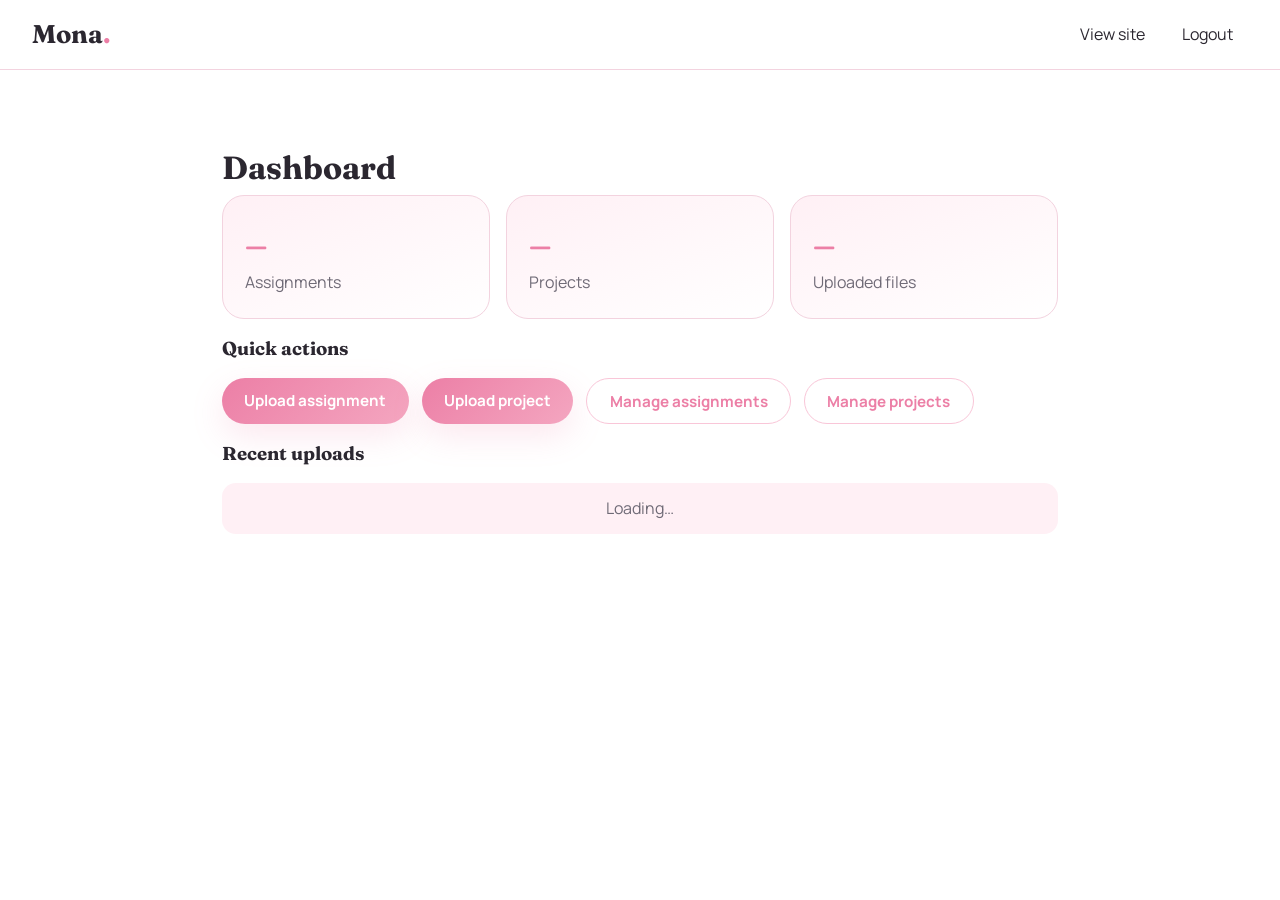
<file: dashboard.html>
<!doctype html><html lang="en"><head><meta charset="utf-8"><meta name="viewport" content="width=device-width,initial-scale=1"><title>Dashboard</title>
<link href="https://fonts.googleapis.com/css2?family=Fraunces:opsz,wght@9..144,500;9..144,700&family=Manrope:wght@400;500;700&display=swap" rel="stylesheet">
<link rel="stylesheet" href="css/style.css"><link rel="stylesheet" href="css/dashboard.css"><link rel="stylesheet" href="css/responsive.css"></head><body>
<header class="top"><a class="brand" href="index.html">Mona<span>.</span></a><nav style="display:flex"><a href="index.html">View site</a><button id="lo">Logout</button></nav></header>
<main class="dash"><h2>Dashboard</h2>
<div class="stats"><div><b id="d-a">–</b><span>Assignments</span></div><div><b id="d-p">–</b><span>Projects</span></div><div><b id="d-f">–</b><span>Uploaded files</span></div></div>
<h3>Quick actions</h3><div class="row"><a class="btn" href="index.html?new=assignment">Upload assignment</a><a class="btn" href="index.html?new=project">Upload project</a>
<a class="btn ghost" href="index.html#assignments">Manage assignments</a><a class="btn ghost" href="index.html#projects">Manage projects</a></div>
<h3>Recent uploads</h3><ul class="recent" id="recent"><li class="empty">Loading…</li></ul></main>
<script type="module" src="js/dashboard.js"></script></body></html>
</file>
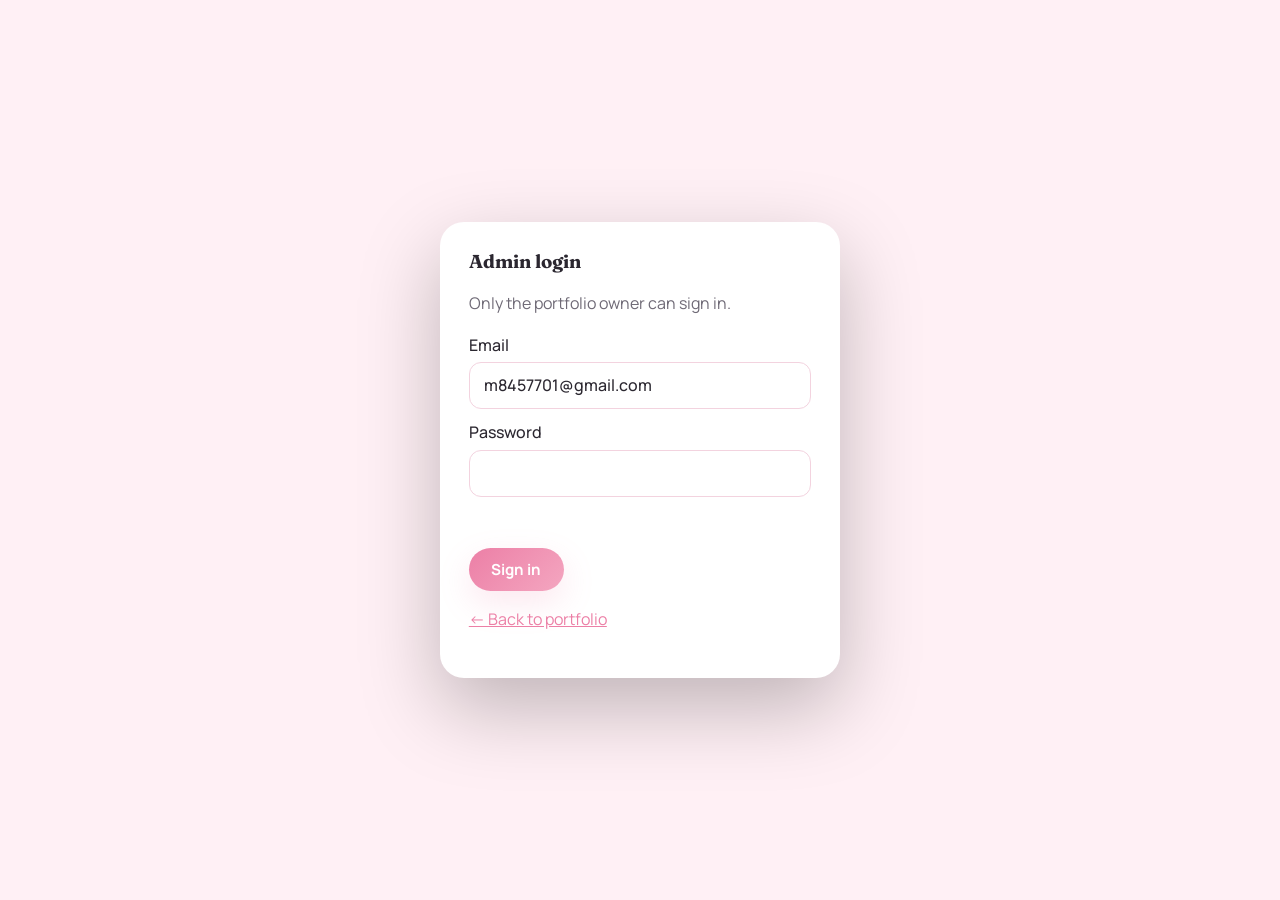
<file: login.html>
<!doctype html><html lang="en"><head><meta charset="utf-8"><meta name="viewport" content="width=device-width,initial-scale=1"><title>Admin login</title>
<link href="https://fonts.googleapis.com/css2?family=Fraunces:opsz,wght@9..144,500;9..144,700&family=Manrope:wght@400;500;700&display=swap" rel="stylesheet">
<link rel="stylesheet" href="css/style.css"></head><body class="center-page">
<form class="login modal" id="f"><h3>Admin login</h3><p class="muted">Only the portfolio owner can sign in.</p>
<label>Email<input type="email" id="e" value="m8457701@gmail.com" required autocomplete="username"></label>
<label>Password<input type="password" id="p" required autocomplete="current-password"></label><p class="err" id="er"></p>
<button class="btn" id="b">Sign in</button><p><a href="index.html">← Back to portfolio</a></p></form>
<script type="module">
import { login, isAdmin, logout } from './js/auth.js'; import { configured } from './js/supabase.js';
const $ = s => document.querySelector(s);
if (!configured) $('#er').textContent = 'Set your Supabase URL and key in js/config.js first.';
$('#f').onsubmit = async e => { e.preventDefault(); $('#er').textContent = ''; $('#b').disabled = true;
  const { error } = await login($('#e').value.trim(), $('#p').value);
  if (error) { $('#er').textContent = 'Sign-in failed: ' + error.message; $('#b').disabled = false; return; }
  if (!await isAdmin()) { await logout(); return; } location.href = 'dashboard.html'; };
</script></body></html>
</file>
<file: css/style.css>
:root{--pink:#ec7fa6;--soft:#f9c6d8;--blush:#fff0f5;--ink:#2b2730;--mut:#6f6a76;--sh:0 12px 32px rgba(236,127,166,.18);--bd:#f3d3df}
*{box-sizing:border-box}html{scroll-behavior:smooth}
[hidden]{
    display: none !important;
}
body{margin:0;font:16px/1.6 Manrope,system-ui,sans-serif;color:var(--ink);background:#fff}
h1,h2,h3,.brand{font-family:Fraunces,Georgia,serif;line-height:1.15}
a{color:var(--pink)}:focus-visible{outline:3px solid var(--pink);outline-offset:2px}
.top{position:sticky;top:0;z-index:20;display:flex;justify-content:space-between;align-items:center;padding:.9rem 2rem;background:rgba(255,255,255,.9);backdrop-filter:blur(10px);border-bottom:1px solid var(--bd)}
.brand{font-size:1.6rem;text-decoration:none;color:var(--ink);font-weight:700}.brand span{color:var(--pink)}
.top nav{display:flex;gap:.4rem;align-items:center}.top nav a,.top nav button{padding:.45rem .95rem;border-radius:99px;color:var(--ink);text-decoration:none;font:inherit;background:none;border:0;cursor:pointer;transition:.2s}
.top nav a:hover,.top nav a.on,.top nav button:hover{background:var(--blush);color:var(--pink)}#menu{display:none;background:none;border:0;font-size:1.5rem;cursor:pointer}
main{max-width:1100px;margin:auto;padding:2.5rem 2rem 4rem}h2{font-size:2rem;margin:2.5rem 0 .5rem}.lead{color:var(--mut);margin-top:0}
.hero{display:grid;grid-template-columns:1.2fr 1fr;gap:3rem;align-items:center;padding:2rem 0}
h1{font-size:clamp(2.2rem,5vw,3.7rem);margin:0 0 .5rem}.role{color:var(--pink);font-weight:700;margin:.2rem 0}.intro{font-size:1.1rem;max-width:34em;color:var(--mut)}
.hero-art{position:relative;display:grid;place-items:center}
.avatar{width:min(300px,70vw);aspect-ratio:3/4;border-radius:150px 150px 28px 28px;overflow:hidden;background:linear-gradient(160deg,var(--soft),var(--blush));box-shadow:var(--sh);border:6px solid #fff;outline:1px solid var(--bd)}
.avatar img{width:100%;height:100%;object-fit:cover}
.snip{position:absolute;right:-1rem;bottom:1.5rem;margin:0;background:#fff;border:1px solid var(--bd);border-radius:16px;padding:.8rem 1rem;font:12px/1.5 ui-monospace,monospace;box-shadow:var(--sh);animation:float 5s ease-in-out infinite}
@keyframes float{50%{transform:translateY(-8px)}}@media(prefers-reduced-motion:reduce){*{animation:none!important;transition:none!important}}
.row{display:flex;gap:.8rem;flex-wrap:wrap;margin:1.2rem 0}.row.end{justify-content:flex-end}.row.center{justify-content:center}
.btn{display:inline-block;padding:.7rem 1.4rem;border-radius:99px;border:0;background:linear-gradient(135deg,var(--pink),#f4a6c0);color:#fff;font:700 .95rem Manrope;cursor:pointer;text-decoration:none;box-shadow:var(--sh);transition:.2s}
.btn:hover{transform:translateY(-2px)}.btn.ghost{background:#fff;color:var(--pink);border:1.5px solid var(--soft);box-shadow:none}.btn.danger{background:#d6456f}.btn.small{padding:.35rem .9rem;font-size:.8rem}.btn:disabled{opacity:.6;cursor:wait}
.skills{display:flex;flex-wrap:wrap;gap:.6rem}.skill{padding:.5rem 1.1rem;border-radius:99px;background:var(--blush);border:1px solid var(--bd);font-weight:500}
.stats{display:grid;grid-template-columns:repeat(3,1fr);gap:1rem}.stats div{background:linear-gradient(160deg,var(--blush),#fff);border:1px solid var(--bd);border-radius:22px;padding:1.4rem;display:flex;flex-direction:column}
.stats b{font:700 2.6rem Fraunces;color:var(--pink)}.stats span{color:var(--mut)}
.toolbar{display:flex;gap:.6rem;flex-wrap:wrap;margin:1rem 0 1.5rem}.toolbar input{flex:1 1 220px}
input,select,textarea{font:inherit;padding:.6rem .9rem;border:1.5px solid var(--bd);border-radius:12px;background:#fff;color:var(--ink);width:100%}
.toolbar select{width:auto}input:focus,select:focus,textarea:focus{border-color:var(--pink);outline:none}
label{display:block;font-weight:500;margin:.7rem 0 0}label input,label select,label textarea{margin-top:.25rem}
.grid{display:grid;grid-template-columns:repeat(auto-fill,minmax(300px,1fr));gap:1.3rem}
.card{background:#fff;border:1px solid var(--bd);border-radius:22px;overflow:hidden;box-shadow:0 4px 16px rgba(236,127,166,.08);transition:.25s;display:flex;flex-direction:column}
.card:hover{box-shadow:var(--sh);transform:translateY(-3px)}.thumb{aspect-ratio:16/9;background:var(--blush);display:grid;place-items:center;color:var(--mut)}.thumb img{width:100%;height:100%;object-fit:cover}
.body{padding:1.2rem;display:flex;flex-direction:column;gap:.5rem;flex:1}.body h3{margin:0}.desc{margin:0;color:var(--mut);display:-webkit-box;-webkit-line-clamp:3;-webkit-box-orient:vertical;overflow:hidden}
.tags{display:flex;gap:.4rem;flex-wrap:wrap}.tag{background:var(--pink);color:#fff;padding:.15rem .7rem;border-radius:99px;font-size:.8rem}.tag.soft{background:var(--blush);color:var(--ink);border:1px solid var(--bd)}
.actions{display:flex;flex-wrap:wrap;gap:.4rem;margin-top:auto;padding-top:.6rem}
.actions button,.actions a{font:600 .8rem Manrope;padding:.4rem .8rem;border-radius:99px;border:1px solid var(--soft);background:var(--blush);color:var(--ink);cursor:pointer;text-decoration:none}
.actions button:hover,.actions a:hover{background:var(--pink);color:#fff}.actions .del:hover{background:#d6456f}
.muted{color:var(--mut)}.empty{text-align:center;padding:2.5rem;color:var(--mut);background:var(--blush);border-radius:20px;grid-column:1/-1}.err{color:#c0305c;min-height:1.2em}
.contact{max-width:560px;margin:2rem auto;text-align:center;padding:2.5rem;border-radius:28px;background:linear-gradient(160deg,var(--blush),#fff);border:1px solid var(--bd);box-shadow:var(--sh)}
.envelope{width:74px;height:74px;border-radius:50%;background:var(--pink);color:#fff;font-size:2rem;display:grid;place-items:center;margin:0 auto 1rem}.mail{font-size:1.2rem;font-weight:700}
footer{text-align:center;padding:2rem;color:var(--mut);border-top:1px solid var(--bd)}.notice{background:var(--blush);border-bottom:1px solid var(--bd);padding:.8rem 2rem;text-align:center}
.overlay{position:fixed;inset:0;background:rgba(43,39,48,.45);display:grid;place-items:center;z-index:50;padding:1rem;overflow:auto}
.modal{position:relative;background:#fff;border-radius:24px;padding:1.8rem;width:min(560px,100%);max-height:92vh;overflow:auto;box-shadow:0 30px 80px rgba(0,0,0,.25)}.modal.wide{width:min(900px,100%)}
.modal h3{margin-top:0}.x{position:absolute;right:1rem;top:.6rem;background:none;border:0;font-size:1.8rem;cursor:pointer;color:var(--mut)}.pre{white-space:pre-wrap}.hero-img{width:100%;border-radius:16px;margin-bottom:1rem}
.two{display:grid;grid-template-columns:1fr 1fr;gap:.8rem}.center-page{display:grid;place-items:center;min-height:100vh;background:var(--blush)}.login{width:min(400px,92vw)}
.dropzone{border:2px dashed var(--soft);border-radius:16px;padding:1rem;text-align:center;background:var(--blush);transition:.2s}.dropzone.over{border-color:var(--pink);background:#ffe3ed}.link{color:var(--pink);cursor:pointer;text-decoration:underline;display:inline;font-weight:500}
.flist{list-style:none;padding:0;margin:.6rem 0 0;text-align:left;display:grid;gap:.4rem}.flist li{display:flex;gap:.6rem;align-items:center;background:#fff;border:1px solid var(--bd);border-radius:12px;padding:.4rem .7rem}
.flist li>span:not(.ico){flex:1;overflow:hidden;text-overflow:ellipsis;white-space:nowrap}.flist img{width:34px;height:34px;object-fit:cover;border-radius:8px}.flist button{border:0;background:none;color:var(--pink);cursor:pointer;font-weight:700}.flist li.gone{opacity:.4;text-decoration:line-through}
progress{width:100%;accent-color:var(--pink);margin-top:.8rem}
.tabs{display:flex;gap:.3rem;overflow-x:auto;border-bottom:1px solid var(--bd)}.tab{border:0;background:none;padding:.5rem .9rem;border-radius:10px 10px 0 0;cursor:pointer;font:500 .85rem ui-monospace,monospace;white-space:nowrap}.tab.on{background:var(--blush);color:var(--pink);font-weight:700}
.codebar{display:flex;justify-content:space-between;align-items:center;padding:.6rem 0;font:.85rem ui-monospace,monospace}.code{max-height:60vh;overflow:auto;border:1px solid var(--bd);border-radius:14px}.code pre{margin:0!important;background:#fffafc!important}
iframe.pv{width:100%;height:65vh;border:1px solid var(--bd);border-radius:14px;background:#fff}
#toasts{position:fixed;right:1rem;bottom:1rem;z-index:99;display:grid;gap:.5rem}.toast{padding:.8rem 1.2rem;border-radius:14px;background:#fff;border-left:5px solid var(--pink);box-shadow:var(--sh)}.toast.err{border-color:#d6456f}
</file>
<file: css/dashboard.css>
.dash{max-width:900px}.recent{list-style:none;padding:0;display:grid;gap:.5rem}
.recent li{background:var(--blush);border-radius:14px;padding:.8rem 1rem;display:flex;flex-direction:column}
</file>
<file: css/responsive.css>
@media(max-width:820px){.hero{grid-template-columns:1fr;text-align:center}.hero .row{justify-content:center}.hero-art{order:-1}
#menu{display:block}.top nav{display:none;position:absolute;top:100%;left:0;right:0;background:#fff;flex-direction:column;padding:1rem;box-shadow:var(--sh)}
.top nav.open{display:flex}.stats{grid-template-columns:1fr}.two{grid-template-columns:1fr}.toolbar>*{flex:1 1 100%}}
@media(max-width:480px){main{padding:1.2rem}h1{font-size:2.1rem}}
</file>
